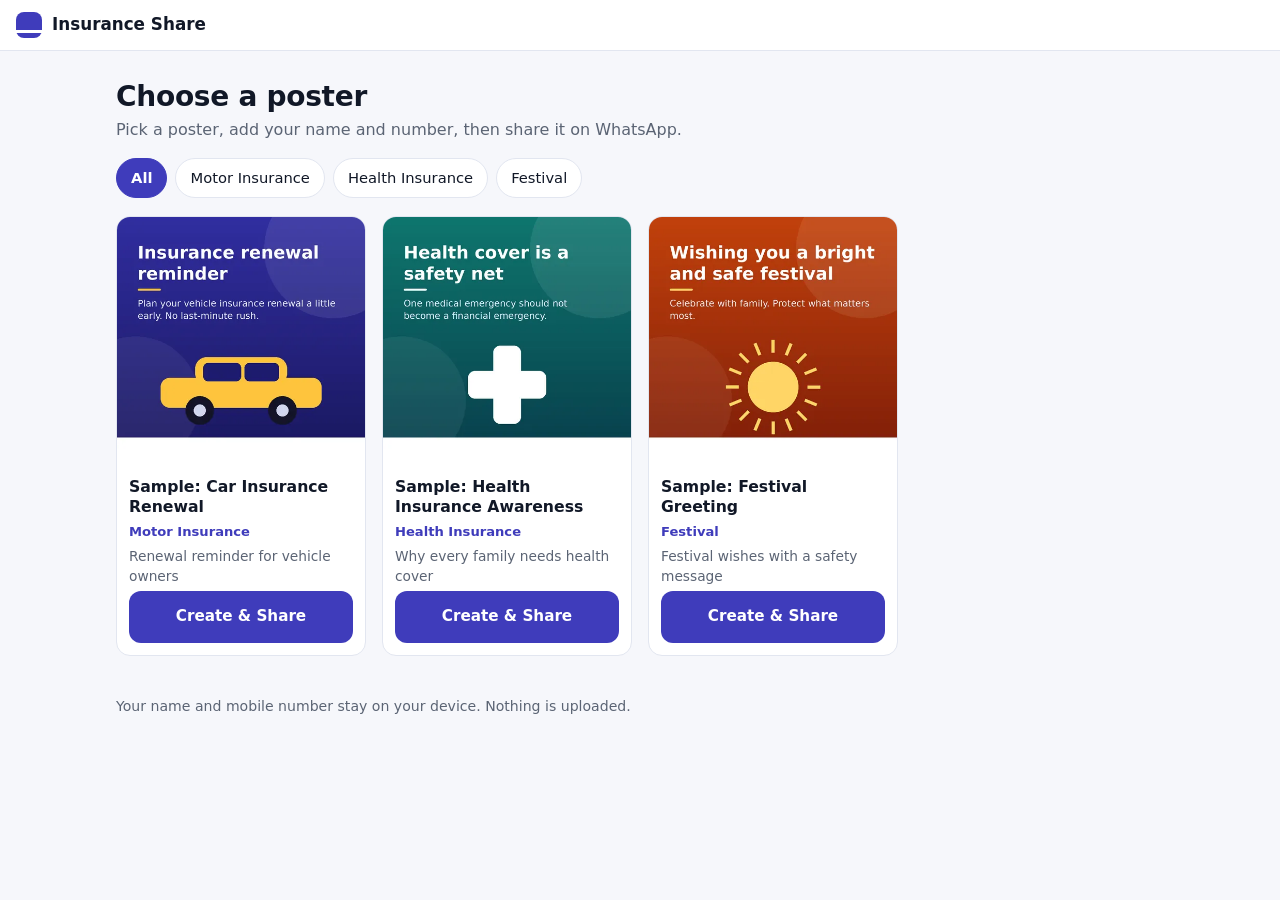
<file: index.html>
<!DOCTYPE html>
<html lang="en">
<head>
  <meta charset="utf-8">
  <meta name="viewport" content="width=device-width, initial-scale=1">
  <meta name="theme-color" content="#3f3cbb">
  <title>Insurance Share</title>
  <meta name="description" content="Pick a poster, add your name and mobile number, and share it on WhatsApp.">
  <link rel="stylesheet" href="css/style.css">
</head>
<body>

  <!-- Icon set (drawn once, reused with <use>). Simple outline icons; no icon library needed. -->
  <svg width="0" height="0" style="position:absolute" aria-hidden="true" focusable="false">
    <symbol id="i-chat" viewBox="0 0 24 24"><path d="M21 11.5a8.4 8.4 0 0 1-.9 3.8 8.5 8.5 0 0 1-7.6 4.7 8.4 8.4 0 0 1-3.8-.9L3 21l1.9-5.7a8.4 8.4 0 0 1-.9-3.8 8.5 8.5 0 0 1 4.7-7.6 8.4 8.4 0 0 1 3.8-.9h.5a8.5 8.5 0 0 1 8 8z"/></symbol>
    <symbol id="i-share" viewBox="0 0 24 24"><circle cx="18" cy="5" r="3"/><circle cx="6" cy="12" r="3"/><circle cx="18" cy="19" r="3"/><line x1="8.6" y1="13.5" x2="15.4" y2="17.5"/><line x1="15.4" y1="6.5" x2="8.6" y2="10.5"/></symbol>
    <symbol id="i-download" viewBox="0 0 24 24"><path d="M21 15v4a2 2 0 0 1-2 2H5a2 2 0 0 1-2-2v-4"/><polyline points="7 10 12 15 17 10"/><line x1="12" y1="15" x2="12" y2="3"/></symbol>
    <symbol id="i-copy" viewBox="0 0 24 24"><rect x="9" y="9" width="13" height="13" rx="2"/><path d="M5 15H4a2 2 0 0 1-2-2V4a2 2 0 0 1 2-2h9a2 2 0 0 1 2 2v1"/></symbol>
    <symbol id="i-back" viewBox="0 0 24 24"><line x1="19" y1="12" x2="5" y2="12"/><polyline points="12 19 5 12 12 5"/></symbol>
  </svg>

  <header class="topbar">
    <a class="brand" href="#/">
      <span class="brand-mark" aria-hidden="true"></span>
      <span id="brandName">Insurance Share</span>
    </a>
  </header>

  <main class="page">
    <p id="loading" class="notice">Loading posters…</p>
    <p id="fatal" class="notice notice-error" hidden></p>
    <noscript><p class="notice notice-error">This website needs JavaScript. Please turn it on in your browser.</p></noscript>

    <!-- ============ HOME: poster grid ============ -->
    <section id="view-home">
      <div class="intro">
        <h1>Choose a poster</h1>
        <p id="tagline">Pick a poster, add your name and number, then share it on WhatsApp.</p>
      </div>
      <div id="chips" class="chips"></div>
      <div id="grid" class="grid"></div>
      <p id="empty" class="notice" hidden>No posters here yet. Please check back soon.</p>
    </section>

    <!-- ============ CREATE: form, preview, message, share ============ -->
    <section id="view-create" hidden>
      <button type="button" id="backBtn" class="back">
        <svg class="icon" aria-hidden="true"><use href="#i-back"/></svg>
        <span>All posters</span>
      </button>
      <h1 id="createTitle" class="create-title"></h1>

      <div class="create-layout">

        <form id="detailsForm" class="panel area-details" novalidate>
          <div id="fields"></div>
          <label class="remember">
            <input type="checkbox" id="remember" checked>
            <span>Remember my details on this device</span>
          </label>
        </form>

        <div class="area-preview">
          <div class="preview-frame">
            <canvas id="preview" width="1080" height="1080" aria-label="Poster preview"></canvas>
          </div>
          <p class="hint">This is exactly the image that will be shared (1080 × 1080).</p>
        </div>

        <div class="panel area-message">
          <label for="message">Message <span class="muted">(you can edit it)</span></label>
          <textarea id="message" rows="9"></textarea>
          <button type="button" id="resetText" class="link" hidden>Restore original text</button>
        </div>

        <div class="area-actions">
          <p id="actionHint" class="hint">Enter your name and mobile number to continue.</p>
          <div class="actions">
            <button type="button" id="btnWhatsApp" class="btn btn-whatsapp btn-block" disabled>
              <svg class="icon" aria-hidden="true"><use href="#i-chat"/></svg>
              <span>Share on WhatsApp</span>
            </button>
            <button type="button" id="btnShare" class="btn btn-primary btn-block" disabled hidden>
              <svg class="icon" aria-hidden="true"><use href="#i-share"/></svg>
              <span>Share</span>
            </button>
            <div class="actions-row">
              <button type="button" id="btnDownload" class="btn btn-secondary" disabled>
                <svg class="icon" aria-hidden="true"><use href="#i-download"/></svg>
                <span>Download Image</span>
              </button>
              <button type="button" id="btnCopy" class="btn btn-secondary" disabled>
                <svg class="icon" aria-hidden="true"><use href="#i-copy"/></svg>
                <span>Copy Text</span>
              </button>
            </div>
          </div>
          <div id="shareHelp" class="help" hidden></div>
        </div>

      </div>
    </section>
  </main>

  <footer class="footer">
    <p>Your name and mobile number stay on your device. Nothing is uploaded.</p>
  </footer>

  <div id="toast" class="toast" role="status" aria-live="polite"></div>

  <script type="module" src="js/app.js"></script>
</body>
</html>
</file>
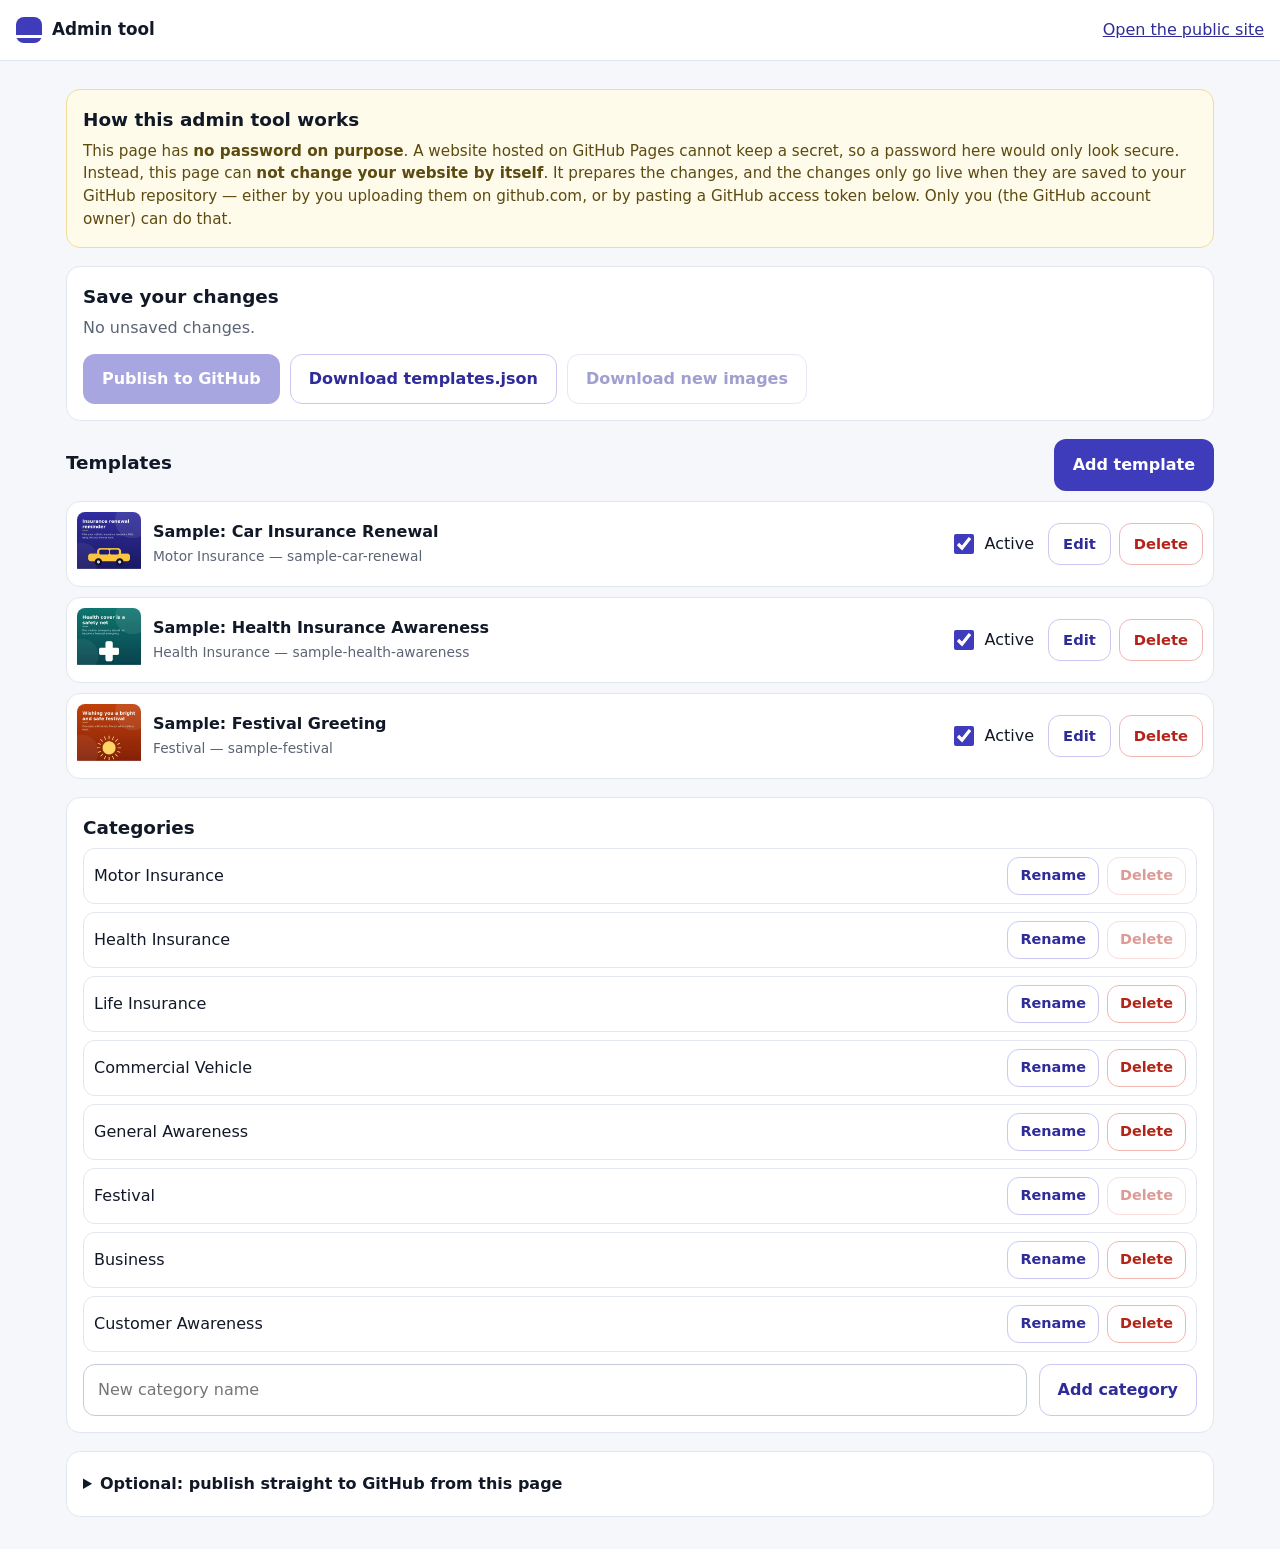
<file: admin/index.html>
<!DOCTYPE html>
<html lang="en">
<head>
  <meta charset="utf-8">
  <meta name="viewport" content="width=device-width, initial-scale=1">
  <meta name="robots" content="noindex, nofollow">
  <title>Admin tool — Insurance Share</title>
  <link rel="stylesheet" href="../css/style.css">
  <link rel="stylesheet" href="../css/admin.css">
</head>
<body>

  <svg width="0" height="0" style="position:absolute" aria-hidden="true" focusable="false">
    <symbol id="i-back" viewBox="0 0 24 24"><line x1="19" y1="12" x2="5" y2="12"/><polyline points="12 19 5 12 12 5"/></symbol>
  </svg>

  <header class="topbar">
    <span class="brand"><span class="brand-mark" aria-hidden="true"></span> Admin tool</span>
    <a class="link" href="../">Open the public site</a>
  </header>

  <main class="page admin">

    <p id="loading" class="notice">Loading…</p>
    <p id="fatal" class="notice notice-error" hidden></p>

    <div id="app" hidden>

      <section class="panel notice-box">
        <h2>How this admin tool works</h2>
        <p>
          This page has <strong>no password on purpose</strong>. A website hosted on GitHub Pages cannot keep a secret,
          so a password here would only look secure. Instead, this page can <strong>not change your website by itself</strong>.
          It prepares the changes, and the changes only go live when they are saved to your GitHub repository —
          either by you uploading them on github.com, or by pasting a GitHub access token below.
          Only you (the GitHub account owner) can do that.
        </p>
      </section>

      <!-- ===== Status + save ===== -->
      <section class="panel" id="statusPanel">
        <div class="row">
          <div>
            <h2>Save your changes</h2>
            <p id="statusText" class="muted"></p>
          </div>
        </div>
        <div class="btn-row">
          <button type="button" class="btn btn-primary" id="btnPublish" disabled>Publish to GitHub</button>
          <button type="button" class="btn btn-secondary" id="btnDownloadJson">Download templates.json</button>
          <button type="button" class="btn btn-secondary" id="btnDownloadImages" disabled>Download new images</button>
        </div>
        <p id="publishLog" class="log" hidden></p>
      </section>

      <!-- ===== Template list ===== -->
      <section id="listSection">
        <div class="row row-between">
          <h2>Templates</h2>
          <button type="button" class="btn btn-primary" id="btnAdd">Add template</button>
        </div>
        <div id="tplList" class="tpl-list"></div>
      </section>

      <!-- ===== Template editor ===== -->
      <section id="editor" class="panel" hidden>
        <h2 id="editorTitle">Add template</h2>

        <div class="editor-grid">

          <!-- Left: visual position tool -->
          <div class="editor-canvas">
            <div class="preview-frame">
              <canvas id="adminCanvas" width="1080" height="1080" aria-label="Position editor"></canvas>
            </div>
            <p class="hint">
              Drag the <strong>Name</strong> or <strong>Mobile</strong> text to move it. Blue dashed box = reserved strip,
              pink dashed boxes = the safe area of each field. On a phone, touch outside the picture to scroll.
            </p>

            <div class="seg" role="group" aria-label="Field to edit">
              <button type="button" class="seg-btn active" data-field="name">Name</button>
              <button type="button" class="seg-btn" data-field="mobile">Mobile</button>
            </div>

            <div class="nudge">
              <button type="button" class="btn btn-secondary" data-nudge="-1,0" aria-label="Move left">←</button>
              <button type="button" class="btn btn-secondary" data-nudge="0,-1" aria-label="Move up">↑</button>
              <button type="button" class="btn btn-secondary" data-nudge="0,1" aria-label="Move down">↓</button>
              <button type="button" class="btn btn-secondary" data-nudge="1,0" aria-label="Move right">→</button>
            </div>

            <div class="props" id="props">
              <label>X <input type="number" id="p-x" data-prop="x"></label>
              <label>Y <input type="number" id="p-y" data-prop="y"></label>
              <label>Font size <input type="number" id="p-fontSize" data-prop="fontSize" min="10" max="120"></label>
              <label>Max width <input type="number" id="p-maxWidth" data-prop="maxWidth" min="0" max="1080"></label>
              <label>Font
                <select id="p-fontFamily" data-prop="fontFamily">
                  <option>Arial</option><option>Helvetica</option><option>Verdana</option><option>Tahoma</option>
                  <option>Trebuchet MS</option><option>Georgia</option><option>Times New Roman</option><option>Courier New</option>
                </select>
              </label>
              <label>Weight
                <select id="p-fontWeight" data-prop="fontWeight">
                  <option value="400">Regular</option><option value="600">Semi-bold</option><option value="700">Bold</option><option value="800">Extra bold</option>
                </select>
              </label>
              <label>Colour <input type="color" id="p-color" data-prop="color"></label>
              <label>Align
                <select id="p-align" data-prop="align">
                  <option value="left">Left</option><option value="center">Centre</option><option value="right">Right</option>
                </select>
              </label>
              <label>Text before <input type="text" id="p-prefix" data-prop="prefix" placeholder="e.g. Mobile: "></label>
              <label>Letter spacing <input type="number" id="p-letterSpacing" data-prop="letterSpacing" step="0.5" min="-2" max="20"></label>
            </div>

            <label class="check"><input type="checkbox" id="snap" checked> <span>Snap to the standard position (recommended, keeps all posters consistent)</span></label>
            <div class="btn-row">
              <button type="button" class="btn btn-secondary" id="btnResetPos">Reset to standard positions</button>
            </div>

            <fieldset class="fieldset">
              <legend>Bottom strip</legend>
              <label class="check"><input type="checkbox" id="st-repaint"> <span>Paint a clean solid strip over the bottom of the image (recommended)</span></label>
              <label>Strip colour <input type="color" id="st-color"></label>
            </fieldset>

            <fieldset class="fieldset">
              <legend>Test text (only for this preview)</legend>
              <label>Test name <input type="text" id="s-name" value="Kunal Shah"></label>
              <label>Test mobile <input type="text" id="s-mobile" value="9978964888"></label>
            </fieldset>
          </div>

          <!-- Right: template details -->
          <div class="editor-form">
            <label>1080 × 1080 image
              <input type="file" id="e-image" accept="image/png,image/jpeg,image/webp">
            </label>
            <p id="imageInfo" class="hint"></p>

            <label>Title <input type="text" id="e-title" maxlength="80" placeholder="e.g. Car Insurance Renewal"></label>
            <label>ID <input type="text" id="e-id" maxlength="40" placeholder="car-insurance-renewal"></label>
            <p class="hint">The ID is used for the image file name and the link. Letters, numbers and dashes only. It cannot be changed after saving.</p>

            <label>Category <select id="e-category"></select></label>
            <label>Short description (optional) <input type="text" id="e-desc" maxlength="120"></label>

            <label>Predefined message
              <textarea id="e-message" rows="9"></textarea>
            </label>
            <div class="chips" id="varChips" aria-label="Insert variable"></div>

            <label class="check"><input type="checkbox" id="e-active" checked> <span>Active (visible to users)</span></label>

            <p id="editorError" class="error" role="alert"></p>
            <div class="btn-row">
              <button type="button" class="btn btn-primary" id="btnSaveTpl">Save template</button>
              <button type="button" class="btn btn-secondary" id="btnCancelTpl">Cancel</button>
            </div>
          </div>
        </div>
      </section>

      <!-- ===== Categories ===== -->
      <section class="panel" id="catSection">
        <h2>Categories</h2>
        <div id="catList" class="cat-list"></div>
        <div class="row">
          <input type="text" id="newCat" placeholder="New category name" maxlength="40">
          <button type="button" class="btn btn-secondary" id="btnAddCat">Add category</button>
        </div>
      </section>

      <!-- ===== GitHub connection ===== -->
      <details class="panel" id="ghSection">
        <summary><strong>Optional: publish straight to GitHub from this page</strong></summary>
        <p class="muted">
          Without this, you download the changed files and upload them on github.com (always works, needs no token).
          With this, the button "Publish to GitHub" saves everything in one click.
        </p>
        <ol class="steps">
          <li>On github.com open <em>Settings → Developer settings → Personal access tokens → Fine-grained tokens → Generate new token</em>.</li>
          <li>Choose <strong>only your website repository</strong>, and give it <strong>Contents: Read and write</strong> permission. Nothing else.</li>
          <li>Paste the token below. It is used only from this browser and sent only to api.github.com.</li>
        </ol>
        <div class="gh-grid">
          <label>GitHub user name <input type="text" id="gh-owner" autocomplete="off" placeholder="your-username"></label>
          <label>Repository name <input type="text" id="gh-repo" autocomplete="off" placeholder="insurance-share"></label>
          <label>Branch <input type="text" id="gh-branch" autocomplete="off" value="main"></label>
          <label>Access token <input type="password" id="gh-token" autocomplete="off" placeholder="github_pat_…"></label>
        </div>
        <label class="check"><input type="checkbox" id="gh-remember"> <span>Remember these on this device (only on your own phone/computer)</span></label>
        <div class="btn-row">
          <button type="button" class="btn btn-secondary" id="btnConnect">Connect and load from GitHub</button>
        </div>
        <p id="ghStatus" class="hint"></p>
      </details>

    </div>
  </main>

  <div id="toast" class="toast" role="status" aria-live="polite"></div>
  <script type="module" src="../js/admin.js"></script>
</body>
</html>
</file>
<file: css/style.css>
/* ==========================================================================
   style.css  -  mobile-first styles for the user site (and shared by admin).
   Colours are defined once below; change them here to re-theme the site.
   System fonts only: fast, private, and they support Gujarati/Hindi on phones.
   ========================================================================== */

:root {
  --indigo: #3f3cbb;
  --indigo-dark: #2f2c99;
  --indigo-tint: #eef0ff;
  --whatsapp: #0f7b6c;
  --whatsapp-dark: #0b6357;
  --ink: #111827;
  --muted: #5b6474;
  --line: #e2e6f0;
  --page: #f6f7fb;
  --white: #ffffff;
  --danger: #b42318;
  --radius: 14px;
  --font: system-ui, -apple-system, "Segoe UI", Roboto, "Noto Sans", "Noto Sans Gujarati", "Noto Sans Devanagari", Arial, sans-serif;
}

* { box-sizing: border-box; }
[hidden] { display: none !important; }

html { -webkit-text-size-adjust: 100%; }
body {
  margin: 0;
  background: var(--page);
  color: var(--ink);
  font-family: var(--font);
  font-size: 16px;
  line-height: 1.5;
  overflow-x: hidden;
}

h1, h2, p { margin: 0; }
h1 { font-size: 1.5rem; line-height: 1.25; letter-spacing: -0.01em; }
button, input, textarea, select { font: inherit; color: inherit; }
img, canvas { max-width: 100%; }

:focus-visible { outline: 3px solid #8b88f0; outline-offset: 2px; }

.icon {
  width: 20px; height: 20px; flex: none;
  fill: none; stroke: currentColor; stroke-width: 2; stroke-linecap: round; stroke-linejoin: round;
}
.muted { color: var(--muted); font-weight: 400; }

/* ---------- top bar ---------- */
.topbar {
  position: sticky; top: 0; z-index: 10;
  display: flex; align-items: center; justify-content: space-between;
  padding: 12px 16px;
  background: var(--white);
  border-bottom: 1px solid var(--line);
}
.brand { display: inline-flex; align-items: center; gap: 10px; color: var(--ink); text-decoration: none; font-weight: 700; font-size: 1.05rem; }
.brand-mark {
  width: 26px; height: 26px; border-radius: 8px; background: var(--indigo);
  /* a small "bottom strip" motif: the strip of every poster */
  background-image: linear-gradient(to bottom, transparent 68%, #fff 68%, #fff 82%, transparent 82%);
}

.page { max-width: 1080px; margin: 0 auto; padding: 20px 16px 32px; }

.notice { padding: 14px 16px; background: var(--white); border: 1px solid var(--line); border-radius: var(--radius); color: var(--muted); }
.notice-error { color: var(--danger); border-color: #f2b8b5; background: #fff5f4; }

/* ---------- home ---------- */
.intro { margin-bottom: 16px; }
.intro p { color: var(--muted); margin-top: 4px; }

.chips { display: flex; flex-wrap: wrap; gap: 8px; margin-bottom: 18px; }
.chip {
  padding: 8px 14px; min-height: 40px;
  background: var(--white); border: 1px solid var(--line); border-radius: 999px;
  cursor: pointer; font-size: 0.92rem;
}
.chip.active { background: var(--indigo); border-color: var(--indigo); color: #fff; font-weight: 600; }

.grid { display: grid; grid-template-columns: repeat(2, minmax(0, 1fr)); gap: 12px; }
.card {
  display: flex; flex-direction: column;
  background: var(--white); border: 1px solid var(--line); border-radius: var(--radius);
  overflow: hidden; color: inherit; text-decoration: none;
}
.card:hover { border-color: #b9b7f2; }
.card-img { aspect-ratio: 1 / 1; background: var(--indigo-tint); }
.card-img img { display: block; width: 100%; height: 100%; object-fit: cover; }
.card-body { display: flex; flex-direction: column; gap: 4px; padding: 12px; flex: 1; }
.card-title { font-size: 0.98rem; line-height: 1.3; }
.card-cat { font-size: 0.82rem; color: var(--indigo); font-weight: 600; }
.card-desc { font-size: 0.86rem; color: var(--muted); }
.card-btn { margin-top: auto; padding: 10px 12px; min-height: 44px; font-size: 0.95rem; }

/* ---------- buttons ---------- */
.btn {
  display: inline-flex; align-items: center; justify-content: center; gap: 10px;
  min-height: 52px; padding: 12px 18px;
  border: 1px solid transparent; border-radius: 12px;
  font-weight: 600; text-align: center; text-decoration: none; cursor: pointer;
}
.btn:disabled { opacity: 0.45; cursor: not-allowed; }
.btn-primary { background: var(--indigo); color: #fff; }
.btn-primary:not(:disabled):hover { background: var(--indigo-dark); }
.btn-whatsapp { background: var(--whatsapp); color: #fff; font-size: 1.05rem; min-height: 58px; }
.btn-whatsapp:not(:disabled):hover { background: var(--whatsapp-dark); }
.btn-secondary { background: var(--white); color: var(--indigo-dark); border-color: #c9c8f3; }
.btn-secondary:not(:disabled):hover { background: var(--indigo-tint); }
.btn-block { width: 100%; }

.link { background: none; border: 0; padding: 6px 0; color: var(--indigo-dark); text-decoration: underline; cursor: pointer; }

/* ---------- create screen ---------- */
.back {
  display: inline-flex; align-items: center; gap: 8px;
  min-height: 44px; margin: -6px 0 6px -6px; padding: 6px 10px;
  background: none; border: 0; border-radius: 10px; color: var(--indigo-dark); font-weight: 600; cursor: pointer;
}
.back:hover { background: var(--indigo-tint); }
.create-title { margin-bottom: 16px; }

/* On phones everything is one column: details -> preview -> message -> buttons */
.create-layout { display: grid; grid-template-columns: minmax(0, 1fr); gap: 16px; }
.panel { background: var(--white); border: 1px solid var(--line); border-radius: var(--radius); padding: 16px; }

.field + .field { margin-top: 14px; }
label { display: block; font-weight: 600; margin-bottom: 6px; }
.input-row { display: flex; align-items: stretch; }
.input-prefix {
  display: inline-flex; align-items: center; padding: 0 12px;
  background: var(--indigo-tint); border: 1px solid var(--line); border-right: 0;
  border-radius: 12px 0 0 12px; font-weight: 600; color: var(--indigo-dark);
}
input[type="text"], input[type="tel"], input[type="number"], input[type="search"], select, textarea {
  width: 100%; min-height: 52px; padding: 12px 14px;
  background: var(--white); border: 1px solid #c5cad8; border-radius: 12px;
  font-size: 16px; /* 16px stops iPhones from zooming into the box */
}
.input-prefix + input { border-radius: 0 12px 12px 0; }
input:focus, textarea:focus, select:focus { outline: 3px solid #cfcdfa; border-color: var(--indigo); }
input.invalid { border-color: var(--danger); }
.error { min-height: 0; margin-top: 4px; color: var(--danger); font-size: 0.9rem; }
.error:empty { display: none; }

.remember { display: flex; align-items: center; gap: 10px; margin: 16px 0 0; font-weight: 400; color: var(--muted); font-size: 0.92rem; }
.remember input { width: 20px; height: 20px; accent-color: var(--indigo); flex: none; }

.preview-frame { background: var(--white); border: 1px solid var(--line); border-radius: var(--radius); padding: 8px; }
.preview-frame canvas { display: block; width: 100%; height: auto; aspect-ratio: 1 / 1; border-radius: 8px; }
.hint { margin-top: 8px; font-size: 0.88rem; color: var(--muted); }

textarea { line-height: 1.5; resize: vertical; min-height: 180px; }

.actions { display: grid; gap: 10px; margin-top: 10px; }
.actions-row { display: grid; grid-template-columns: 1fr 1fr; gap: 10px; }
.actions-row .btn { padding-left: 10px; padding-right: 10px; }

.help { margin-top: 14px; padding: 14px 16px; background: var(--indigo-tint); border: 1px solid #d3d2f7; border-radius: var(--radius); font-size: 0.95rem; }
.help p { margin-top: 8px; }
.help .btn { margin-top: 10px; }

.footer { max-width: 1080px; margin: 0 auto; padding: 8px 16px 40px; color: var(--muted); font-size: 0.88rem; }

.toast {
  position: fixed; left: 50%; bottom: 20px; z-index: 50;
  max-width: min(92vw, 460px); padding: 12px 18px;
  background: #1f2433; color: #fff; border-radius: 12px; font-size: 0.95rem;
  opacity: 0; transform: translate(-50%, 12px); pointer-events: none;
  transition: opacity 0.18s ease, transform 0.18s ease;
}
.toast.show { opacity: 1; transform: translate(-50%, 0); }

/* ---------- larger screens ---------- */
@media (min-width: 560px) {
  .grid { grid-template-columns: repeat(auto-fill, minmax(220px, 1fr)); gap: 16px; }
}

@media (min-width: 900px) {
  h1 { font-size: 1.75rem; }
  .page { padding-top: 28px; }
  /* Preview on the left (stays in view), form + message + buttons on the right */
  .create-layout {
    grid-template-columns: minmax(0, 1.05fr) minmax(0, 1fr);
    grid-template-areas:
      "preview details"
      "preview message"
      "preview actions"
      "preview .";
    grid-template-rows: auto auto auto 1fr;
    column-gap: 28px;
  }
  .area-details { grid-area: details; }
  .area-preview { grid-area: preview; position: sticky; top: 76px; align-self: start; }
  .area-message { grid-area: message; }
  .area-actions { grid-area: actions; }
  .area-actions .actions { margin-top: 0; }
}

@media (prefers-reduced-motion: reduce) {
  * { transition: none !important; scroll-behavior: auto !important; }
}
</file>
<file: css/admin.css>
/* ==========================================================================
   admin.css  -  extra styles used only by admin/index.html
   (loaded after style.css)
   ========================================================================== */

.admin { max-width: 1180px; }
.admin h2 { font-size: 1.15rem; margin-bottom: 6px; }
#app > * + * { margin-top: 18px; }

.notice-box { background: #fffbeb; border-color: #f3dc9a; }
.notice-box p { color: #5c4a10; font-size: 0.95rem; }

.row { display: flex; align-items: center; gap: 12px; flex-wrap: wrap; }
.row-between { justify-content: space-between; margin-bottom: 10px; }
.btn-row { display: flex; flex-wrap: wrap; gap: 10px; margin-top: 14px; }
.btn-row .btn { min-height: 48px; }
.log { margin-top: 12px; padding: 10px 12px; background: #0f172a; color: #d6e2ff; border-radius: 10px; font-family: ui-monospace, Menlo, Consolas, monospace; font-size: 0.85rem; white-space: pre-wrap; word-break: break-word; }

/* template list */
.tpl-list { display: grid; gap: 10px; }
.tpl-row {
  display: grid; grid-template-columns: 64px minmax(0, 1fr); gap: 12px; align-items: center;
  padding: 10px; background: var(--white); border: 1px solid var(--line); border-radius: var(--radius);
}
.tpl-row img { width: 64px; height: 64px; border-radius: 8px; object-fit: cover; background: var(--indigo-tint); }
.tpl-info { min-width: 0; }
.tpl-info strong { display: block; overflow-wrap: anywhere; }
.tpl-meta { color: var(--muted); font-size: 0.86rem; }
.tpl-badge { display: inline-block; margin-left: 6px; padding: 1px 8px; border-radius: 999px; background: #fde8e6; color: var(--danger); font-size: 0.78rem; font-weight: 600; }
.tpl-badge.new { background: #e3f4ee; color: #0b6357; }
.tpl-actions { grid-column: 1 / -1; display: flex; flex-wrap: wrap; gap: 8px; align-items: center; }
.tpl-actions .btn { min-height: 42px; padding: 8px 14px; font-size: 0.92rem; }
.tpl-actions label { display: inline-flex; align-items: center; gap: 8px; margin: 0 6px 0 0; font-weight: 500; }
.tpl-actions input[type="checkbox"], .check input[type="checkbox"] { width: 20px; height: 20px; accent-color: var(--indigo); flex: none; }
.btn-danger { background: var(--white); color: var(--danger); border-color: #f0b7b2; }
.btn-danger:hover { background: #fff1f0; }

/* editor */
.editor-grid { display: grid; grid-template-columns: minmax(0, 1fr); gap: 20px; margin-top: 12px; }
.editor-form > label, .editor-canvas > label, .fieldset > label { margin-top: 12px; }
.editor-form > label:first-child { margin-top: 0; }
.check { display: flex; align-items: center; gap: 10px; font-weight: 500; }
.check span { flex: 1; }

#adminCanvas { touch-action: none; cursor: default; }

.seg { display: flex; margin-top: 12px; border: 1px solid #c9c8f3; border-radius: 12px; overflow: hidden; }
.seg-btn { flex: 1; min-height: 46px; background: var(--white); border: 0; cursor: pointer; font-weight: 600; }
.seg-btn + .seg-btn { border-left: 1px solid #c9c8f3; }
.seg-btn.active { background: var(--indigo); color: #fff; }

.nudge { display: grid; grid-template-columns: repeat(4, 1fr); gap: 8px; margin-top: 10px; }
.nudge .btn { min-height: 44px; padding: 6px; font-size: 1.1rem; }

.props { display: grid; grid-template-columns: repeat(2, minmax(0, 1fr)); gap: 10px 12px; margin-top: 12px; }
.props label { margin: 0; font-size: 0.88rem; }
.props input, .props select { min-height: 44px; margin-top: 4px; padding: 8px 10px; }
.props input[type="color"] { padding: 3px; }

.fieldset { margin: 16px 0 0; padding: 4px 14px 14px; border: 1px solid var(--line); border-radius: var(--radius); }
.fieldset legend { padding: 0 6px; font-weight: 600; }
input[type="color"] { width: 100%; min-height: 44px; padding: 3px; border: 1px solid #c5cad8; border-radius: 10px; background: #fff; }
input[type="file"] { width: 100%; padding: 10px; border: 1px dashed #b3b1ee; border-radius: 12px; background: var(--indigo-tint); font-size: 0.95rem; }
.editor-form textarea { min-height: 200px; }
.editor-form .chips { margin: 8px 0 0; }
.editor-form .chip { font-family: ui-monospace, Menlo, Consolas, monospace; }

.cat-list { display: grid; gap: 8px; margin-bottom: 12px; }
.cat-item { display: flex; align-items: center; gap: 8px; padding: 8px 10px; border: 1px solid var(--line); border-radius: 12px; }
.cat-item span { flex: 1; min-width: 0; overflow-wrap: anywhere; }
.cat-item .btn { min-height: 38px; padding: 4px 12px; font-size: 0.9rem; }
#newCat { flex: 1; min-width: 180px; }

details.panel summary { cursor: pointer; padding: 4px 0; }
details.panel[open] summary { margin-bottom: 8px; }
.steps { margin: 10px 0; padding-left: 20px; color: var(--muted); font-size: 0.93rem; }
.gh-grid { display: grid; grid-template-columns: minmax(0, 1fr); gap: 10px; margin: 12px 0; }
.gh-grid label { margin: 0; }
.gh-grid input { margin-top: 4px; }

@media (min-width: 640px) {
  .gh-grid { grid-template-columns: 1fr 1fr; }
  .tpl-row { grid-template-columns: 64px minmax(0, 1fr) auto; }
  .tpl-actions { grid-column: auto; }
}

@media (min-width: 980px) {
  .editor-grid { grid-template-columns: minmax(0, 1.1fr) minmax(0, 1fr); gap: 28px; align-items: start; }
  .props { grid-template-columns: repeat(3, minmax(0, 1fr)); }
}
</file>
